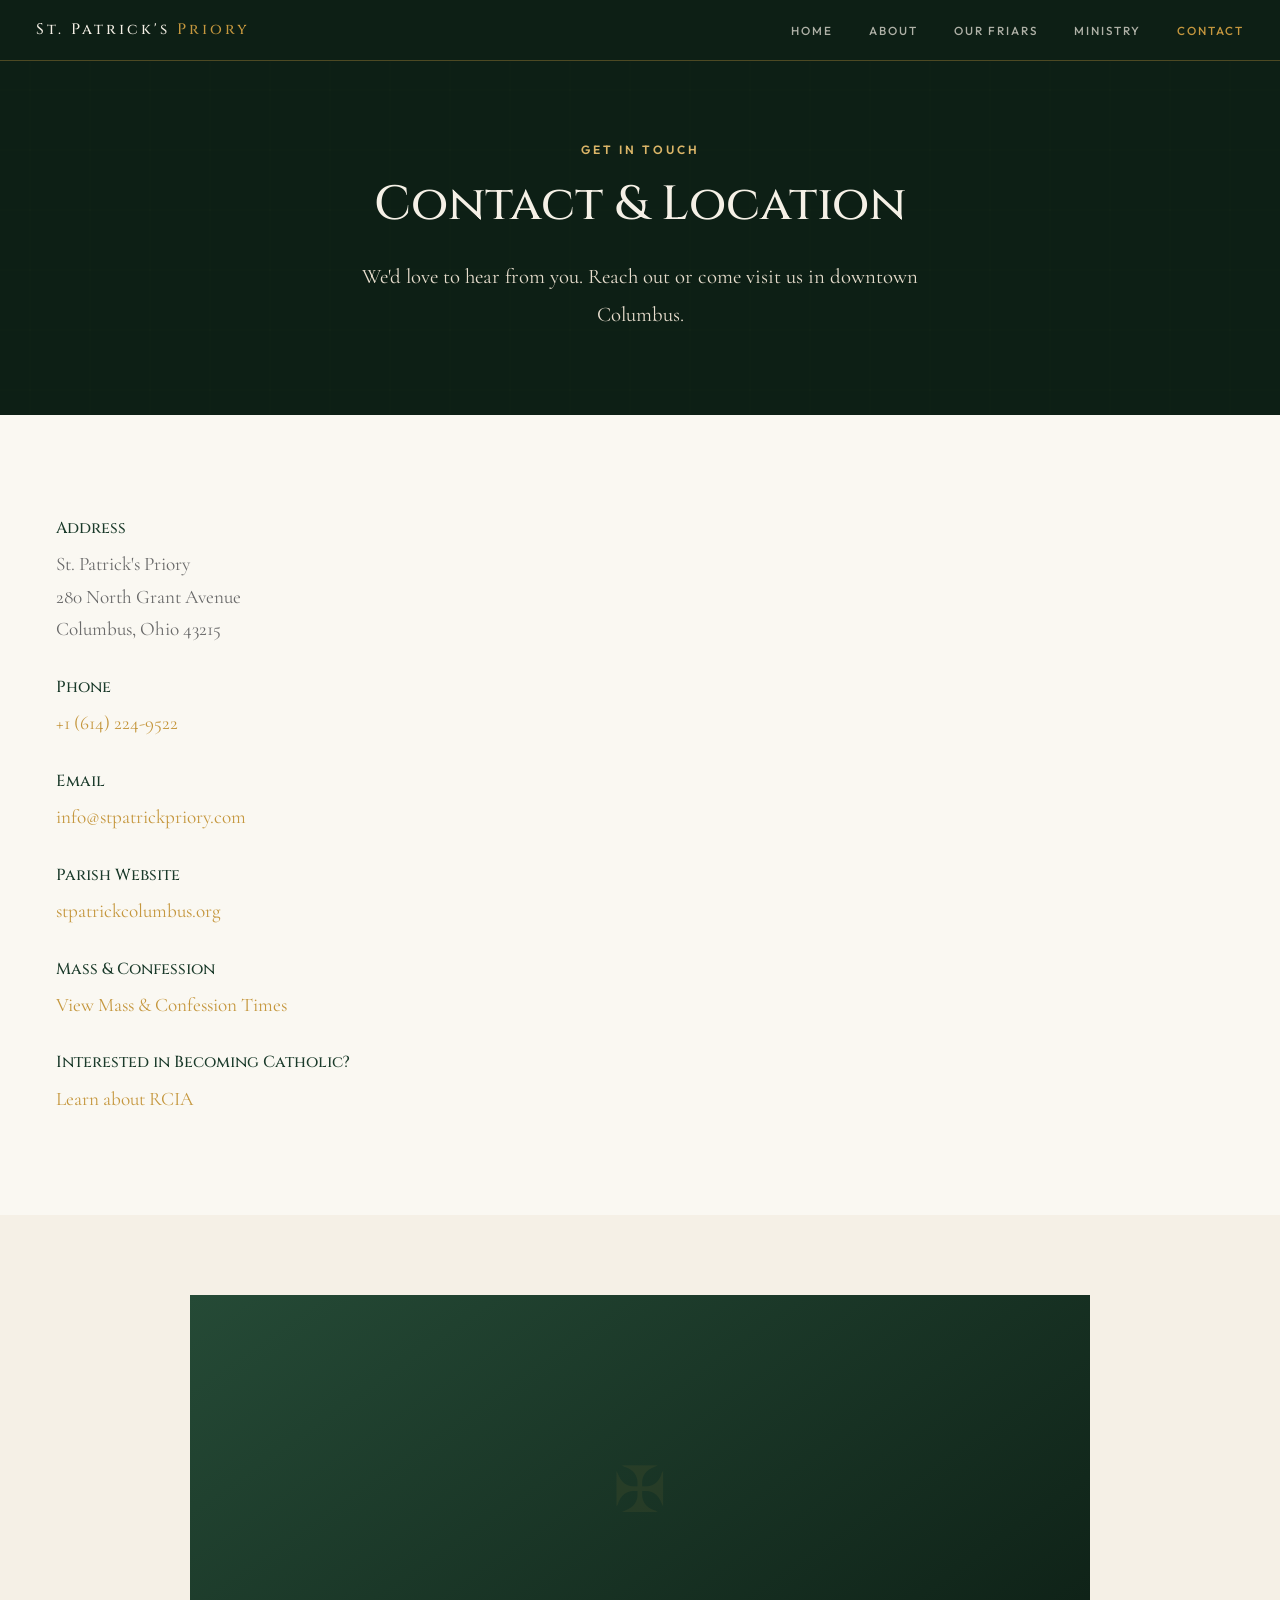
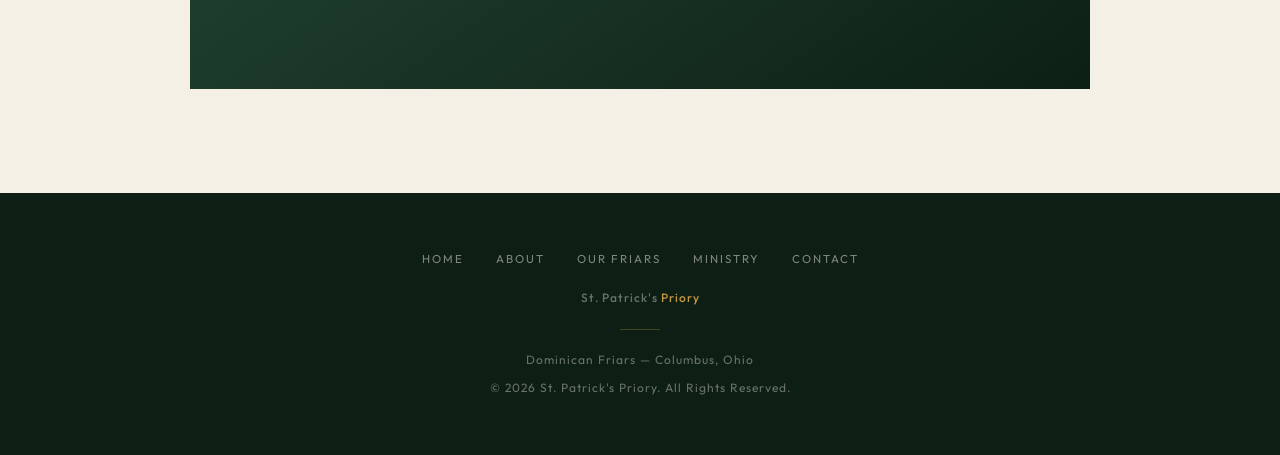
<file: contact.html>
<!DOCTYPE html>
<html lang="en">
<head>
  <meta charset="UTF-8"><link rel="icon" href="data:image/svg+xml,%3Csvg xmlns='http://www.w3.org/2000/svg' viewBox='0 0 100 100'%3E%3Ctext y='0.9em' font-size='80'%3E✠%3C/text%3E%3C/svg%3E">
  <meta name="viewport" content="width=device-width, initial-scale=1.0">
  <title>Contact — St. Patrick's Priory</title>
  <meta name="description" content="Contact the Dominican Friars at St. Patrick's Priory, Columbus, Ohio.">
  <link rel="preconnect" href="https://fonts.googleapis.com">
  <link rel="preconnect" href="https://fonts.gstatic.com" crossorigin>
  <link href="https://fonts.googleapis.com/css2?family=Cinzel:wght@400;500;600;700&family=Cormorant+Garamond:ital,wght@0,400;0,500;0,600;1,400;1,500&family=Outfit:wght@300;400;500;600&display=swap" rel="stylesheet">
  <link rel="stylesheet" href="css/style.css">
</head>
<body>
  <nav class="nav scrolled" id="nav"><div class="nav-inner">
    <a href="index.html" class="nav-logo">St. Patrick's <em>Priory</em></a>
    <ul class="nav-links" id="navLinks">
      <li><a href="index.html">Home</a></li>
        <li><a href="about.html">About</a></li>
      <li><a href="friars.html">Our Friars</a></li>
      <li><a href="ministry.html">Ministry</a></li>
      <li><a href="contact.html" class="active">Contact</a></li>
    </ul>
    <button class="nav-hamburger" id="hamburger" aria-label="Menu"><span></span><span></span><span></span></button>
  </div></nav>

  <header class="page-header">
    <p class="section-label">Get in Touch</p>
    <h1 class="section-title">Contact &amp; Location</h1>
    <p class="section-body">We'd love to hear from you. Reach out or come visit us in downtown Columbus.</p>
  </header>

  <section class="content-section" style="padding:100px 0;">
    <div class="container">
      <div class="contact-grid">
        <div class="contact-info reveal-left">
          <h3>Address</h3>
          <p>St. Patrick's Priory<br>280 North Grant Avenue<br>Columbus, Ohio 43215</p>

          <h3>Phone</h3>
          <p><a href="tel:+16142249522">+1 (614) 224-9522</a></p>

          <h3>Email</h3>
          <p><a href="mailto:info@stpatrickpriory.com">info@stpatrickpriory.com</a></p>

          <h3>Parish Website</h3>
          <p><a href="https://www.stpatrickcolumbus.org" target="_blank" rel="noopener">stpatrickcolumbus.org</a></p>

          <h3>Mass &amp; Confession</h3>
          <p><a href="https://www.stpatrickcolumbus.org/mass-times" target="_blank" rel="noopener">View Mass & Confession Times</a></p>

          <h3>Interested in Becoming Catholic?</h3>
          <p><a href="https://www.stpatrickcolumbus.org/becoming-catholic" target="_blank" rel="noopener">Learn about RCIA</a></p>
        </div>
        <div class="contact-map reveal-right">
          <iframe src="https://www.google.com/maps/embed?pb=!1m18!1m12!1m3!1d3056.5!2d-82.9966!3d39.9700!2m3!1f0!2f0!3f0!3m2!1i1024!2i768!4f13.1!3m3!1m2!1s0x88388F3B3B3B3B3B%3A0x0!2s280+N+Grant+Ave%2C+Columbus%2C+OH+43215!5e0!3m2!1sen!2sus!4v1700000000000" allowfullscreen loading="lazy" title="St. Patrick's Priory location"></iframe>
        </div>
      </div>
    </div>
  </section>

  <!-- Priory photo placeholder -->
  <section class="content-section" style="padding:80px 0;background:var(--cream);text-align:center;">
    <div class="container reveal">
      <div class="img-placeholder" style="width:100%;max-width:900px;aspect-ratio:16/7;margin:0 auto 24px;font-size:1rem;">
        Wide photo placeholder<br><small>Recommended: Panoramic photo of St. Patrick Church or downtown Columbus skyline</small>
      </div>
    </div>
  </section>

  <footer class="footer"><div class="container">
    <div class="footer-links">
      <a href="index.html">Home</a>
        <a href="about.html">About</a><a href="friars.html">Our Friars</a><a href="ministry.html">Ministry</a><a href="contact.html">Contact</a>
    </div>
    <p class="footer-logo">St. Patrick's <em>Priory</em></p>
    <div class="footer-divider"></div>
    <p>Dominican Friars — Columbus, Ohio</p>
    <p style="margin-top:8px;">&copy; 2026 St. Patrick's Priory. All Rights Reserved.</p>
  </div></footer>
  <script src="js/main.js"></script>
</body>
</html>
</file>
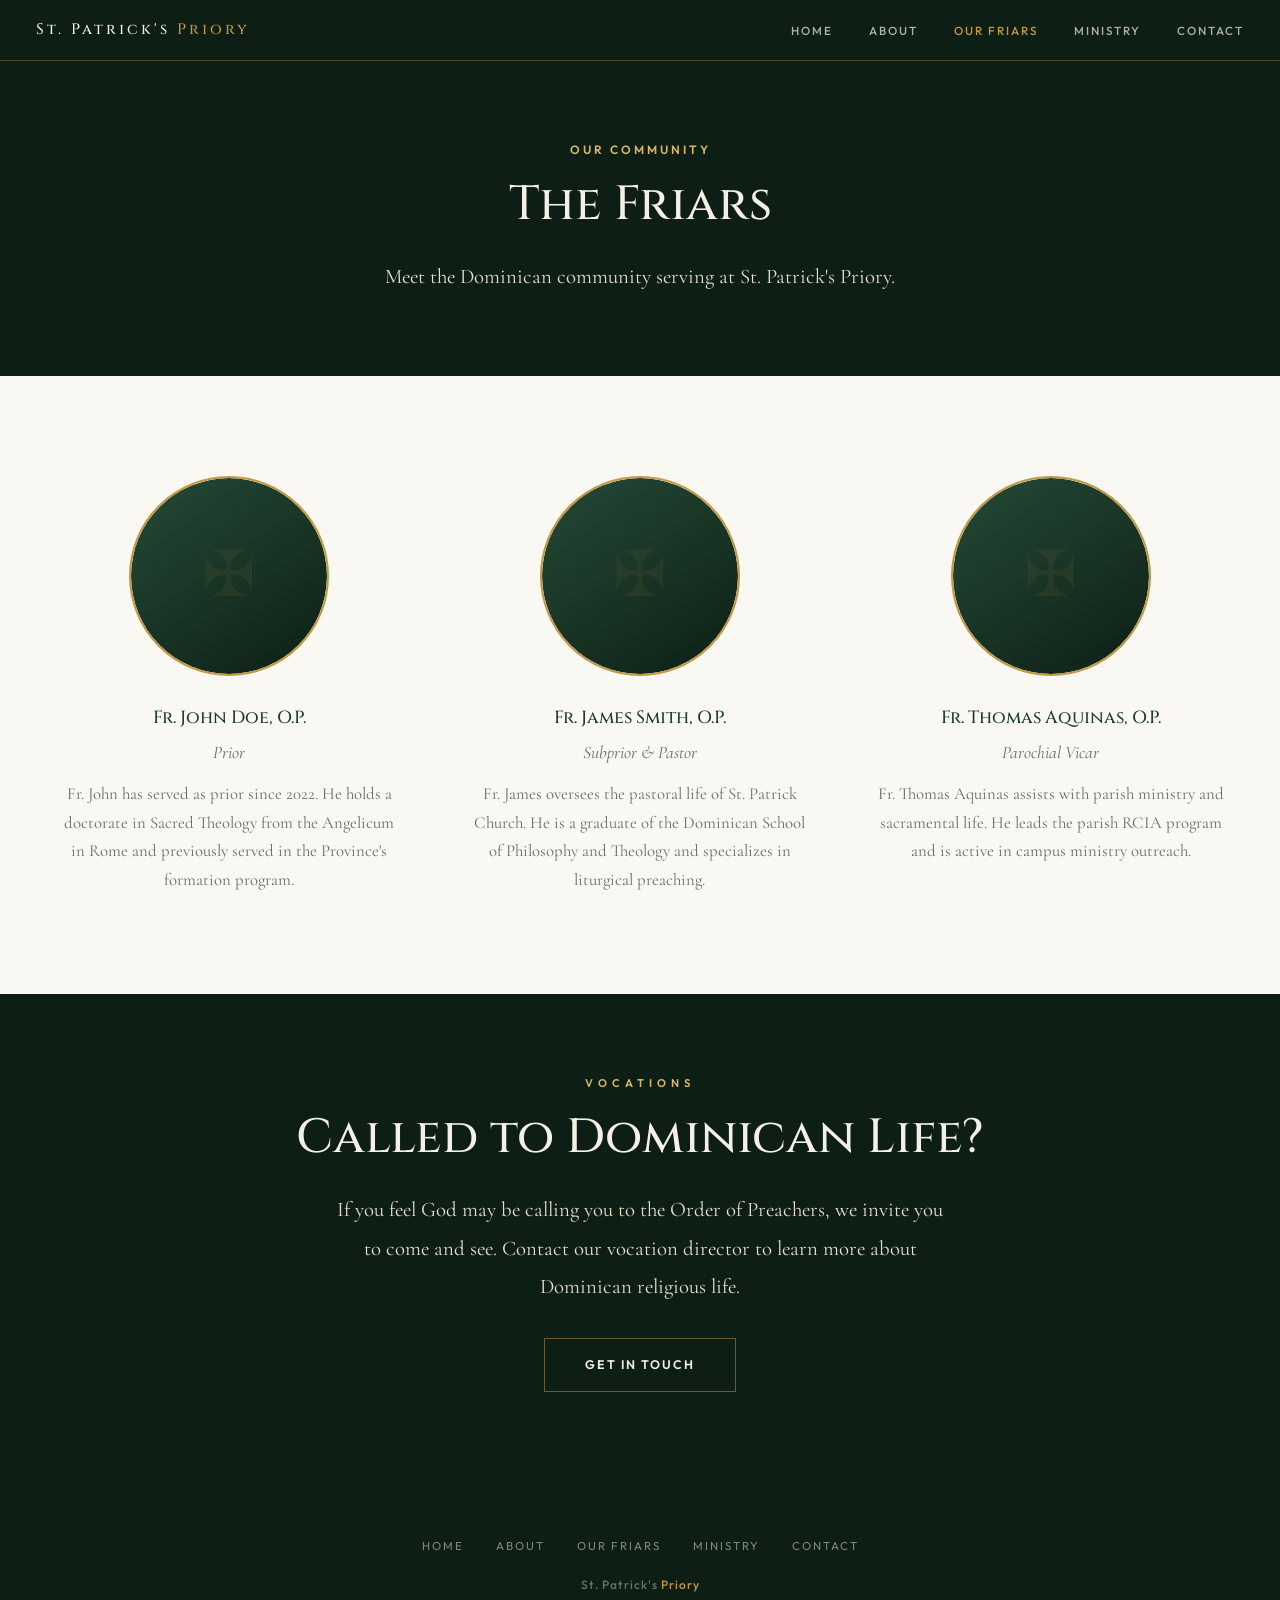
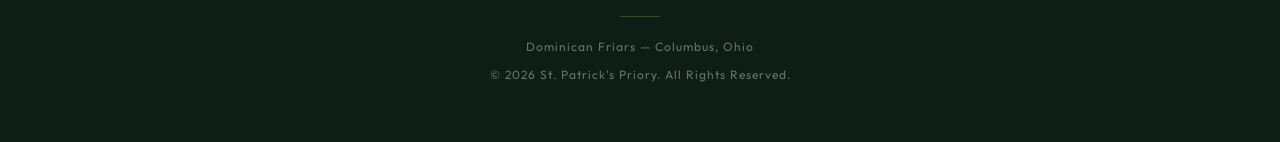
<file: friars.html>
<!DOCTYPE html>
<html lang="en">
<head>
  <meta charset="UTF-8"><link rel="icon" href="data:image/svg+xml,%3Csvg xmlns='http://www.w3.org/2000/svg' viewBox='0 0 100 100'%3E%3Ctext y='0.9em' font-size='80'%3E✠%3C/text%3E%3C/svg%3E">
  <meta name="viewport" content="width=device-width, initial-scale=1.0">
  <title>Our Friars — St. Patrick's Priory</title>
  <meta name="description" content="Meet the Dominican Friars serving at St. Patrick's Priory in Columbus, Ohio.">
  <link rel="preconnect" href="https://fonts.googleapis.com">
  <link rel="preconnect" href="https://fonts.gstatic.com" crossorigin>
  <link href="https://fonts.googleapis.com/css2?family=Cinzel:wght@400;500;600;700&family=Cormorant+Garamond:ital,wght@0,400;0,500;0,600;1,400;1,500&family=Outfit:wght@300;400;500;600&display=swap" rel="stylesheet">
  <link rel="stylesheet" href="css/style.css">
</head>
<body>
  <nav class="nav scrolled" id="nav"><div class="nav-inner">
    <a href="index.html" class="nav-logo">St. Patrick's <em>Priory</em></a>
    <ul class="nav-links" id="navLinks">
      <li><a href="index.html">Home</a></li>
        <li><a href="about.html">About</a></li>
      <li><a href="friars.html" class="active">Our Friars</a></li>
      <li><a href="ministry.html">Ministry</a></li>
      <li><a href="contact.html">Contact</a></li>
    </ul>
    <button class="nav-hamburger" id="hamburger" aria-label="Menu"><span></span><span></span><span></span></button>
  </div></nav>

  <header class="page-header">
    <p class="section-label">Our Community</p>
    <h1 class="section-title">The Friars</h1>
    <p class="section-body">Meet the Dominican community serving at St. Patrick's Priory.</p>
  </header>

  <section class="content-section" style="padding:100px 0;">
    <div class="container">
      <div class="friar-grid stagger" style="gap:64px;">
        <div class="friar-card reveal">
          <div class="avatar-wrap"><div class="img-placeholder" style="border-radius:50%;">Photo</div></div>
          <h3>Fr. John Doe, O.P.</h3>
          <p class="role">Prior</p>
          <p style="font-family:var(--font-serif);color:var(--text-muted);margin-top:12px;font-size:1.05rem;line-height:1.7;">
            Fr. John has served as prior since 2022. He holds a doctorate in Sacred Theology from the Angelicum in Rome and previously served in the Province's formation program.
          </p>
        </div>
        <div class="friar-card reveal">
          <div class="avatar-wrap"><div class="img-placeholder" style="border-radius:50%;">Photo</div></div>
          <h3>Fr. James Smith, O.P.</h3>
          <p class="role">Subprior & Pastor</p>
          <p style="font-family:var(--font-serif);color:var(--text-muted);margin-top:12px;font-size:1.05rem;line-height:1.7;">
            Fr. James oversees the pastoral life of St. Patrick Church. He is a graduate of the Dominican School of Philosophy and Theology and specializes in liturgical preaching.
          </p>
        </div>
        <div class="friar-card reveal">
          <div class="avatar-wrap"><div class="img-placeholder" style="border-radius:50%;">Photo</div></div>
          <h3>Fr. Thomas Aquinas, O.P.</h3>
          <p class="role">Parochial Vicar</p>
          <p style="font-family:var(--font-serif);color:var(--text-muted);margin-top:12px;font-size:1.05rem;line-height:1.7;">
            Fr. Thomas Aquinas assists with parish ministry and sacramental life. He leads the parish RCIA program and is active in campus ministry outreach.
          </p>
        </div>
      </div>
    </div>
  </section>

  <!-- Vocations CTA -->
  <section class="content-section" style="padding:80px 0;background:var(--forest-deep);text-align:center;">
    <div class="container reveal">
      <p class="section-label" style="color:var(--gold-light);">Vocations</p>
      <h2 class="section-title" style="color:var(--cream);">Called to Dominican Life?</h2>
      <p class="section-body" style="margin:0 auto 32px;color:var(--cream-dark);">
        If you feel God may be calling you to the Order of Preachers, we invite you to come and see. Contact our vocation director to learn more about Dominican religious life.
      </p>
      <a href="contact.html" class="btn" style="border-color:rgba(197,151,62,0.5);color:var(--cream);"><span>Get in Touch</span></a>
    </div>
  </section>

  <footer class="footer"><div class="container">
    <div class="footer-links">
      <a href="index.html">Home</a>
        <a href="about.html">About</a><a href="friars.html">Our Friars</a><a href="ministry.html">Ministry</a><a href="contact.html">Contact</a>
    </div>
    <p class="footer-logo">St. Patrick's <em>Priory</em></p>
    <div class="footer-divider"></div>
    <p>Dominican Friars — Columbus, Ohio</p>
    <p style="margin-top:8px;">&copy; 2026 St. Patrick's Priory. All Rights Reserved.</p>
  </div></footer>
  <script src="js/main.js"></script>
</body>
</html>
</file>
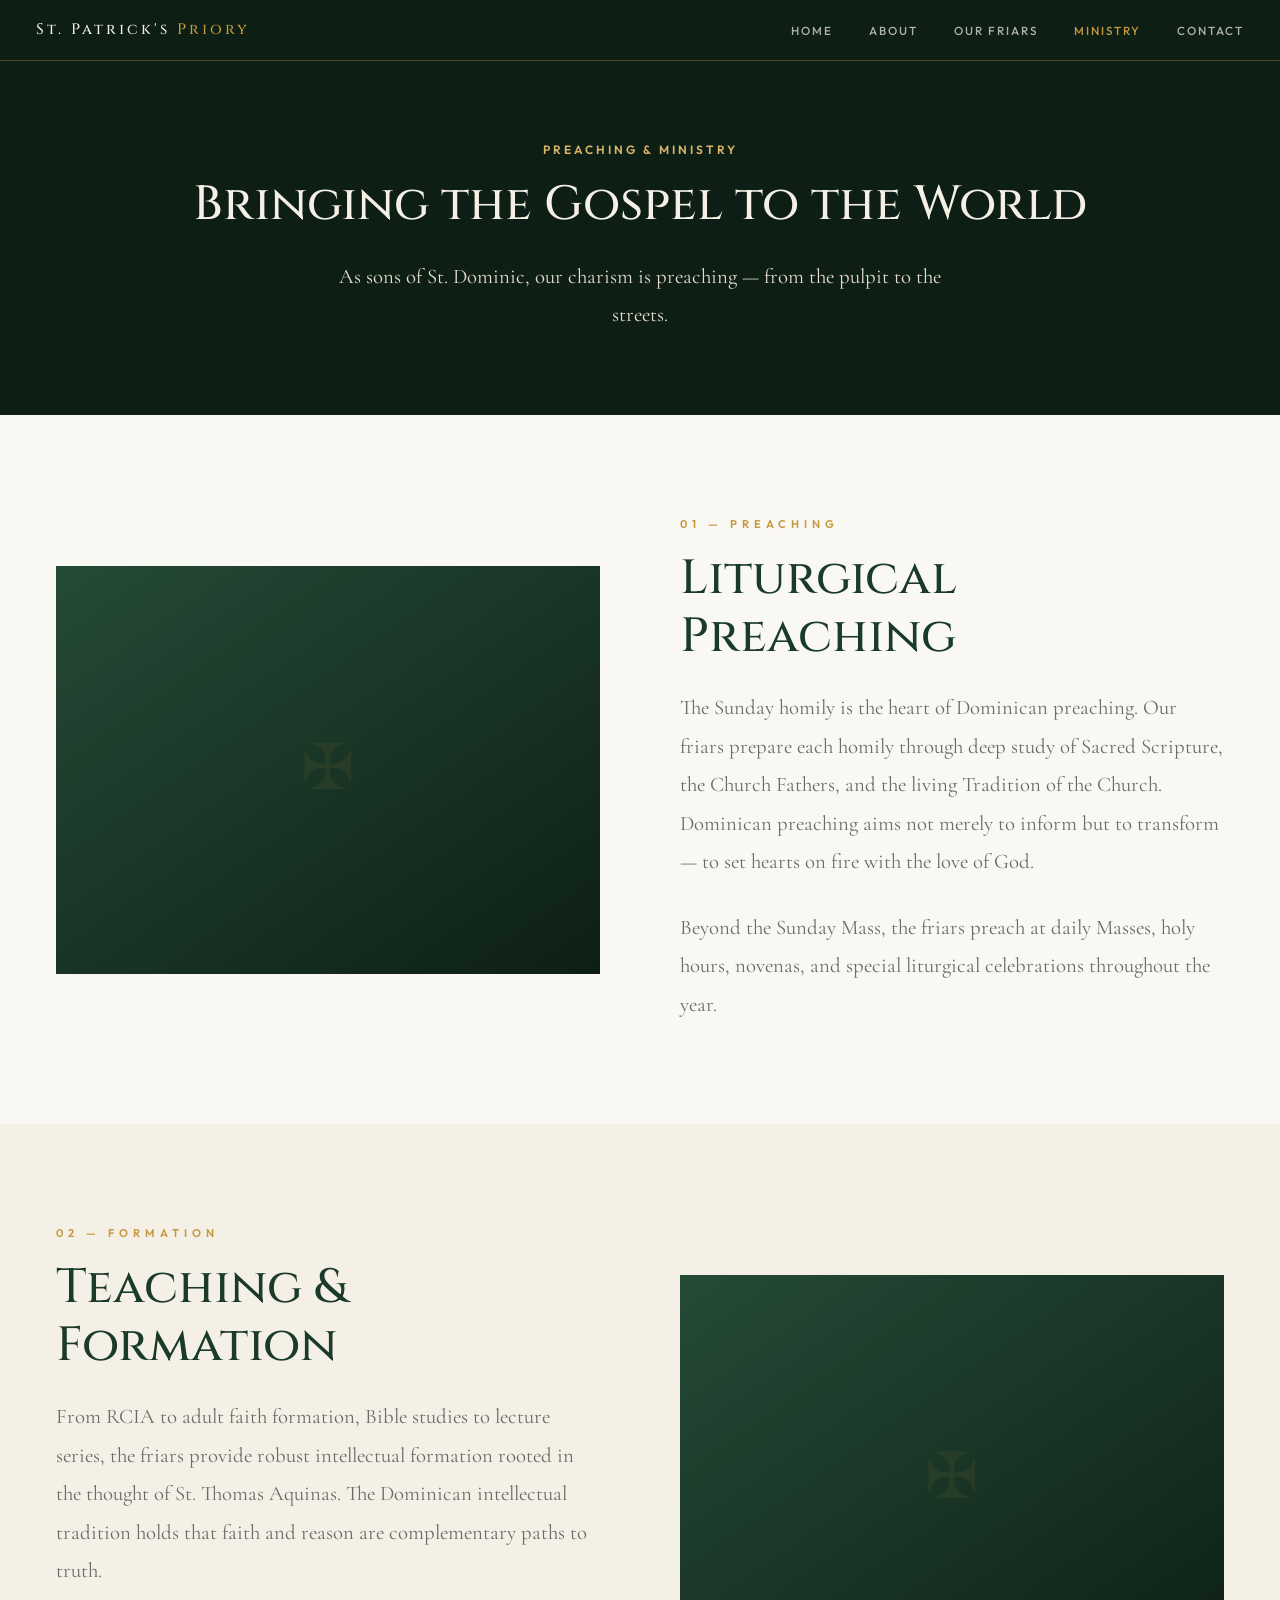
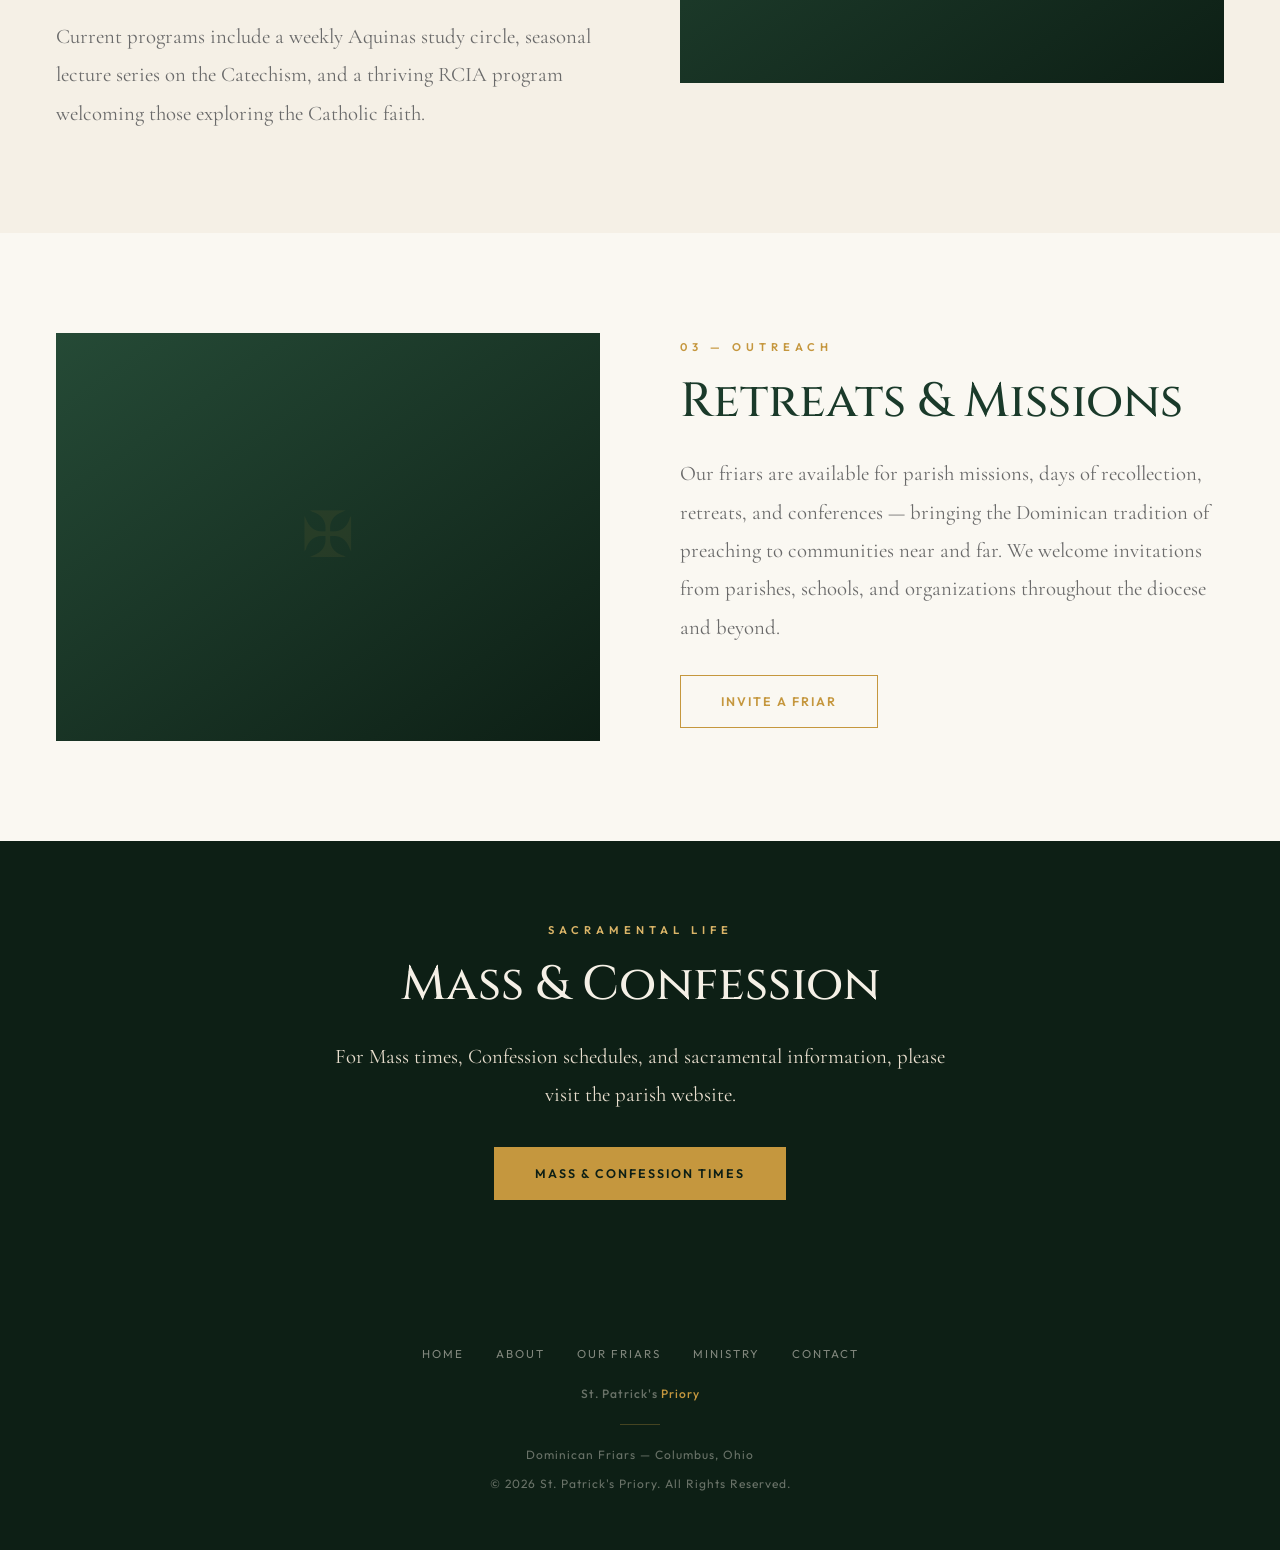
<file: ministry.html>
<!DOCTYPE html>
<html lang="en">
<head>
  <meta charset="UTF-8"><link rel="icon" href="data:image/svg+xml,%3Csvg xmlns='http://www.w3.org/2000/svg' viewBox='0 0 100 100'%3E%3Ctext y='0.9em' font-size='80'%3E✠%3C/text%3E%3C/svg%3E">
  <meta name="viewport" content="width=device-width, initial-scale=1.0">
  <title>Preaching &amp; Ministry — St. Patrick's Priory</title>
  <meta name="description" content="Explore the preaching and ministry of the Dominican Friars at St. Patrick's Priory.">
  <link rel="preconnect" href="https://fonts.googleapis.com">
  <link rel="preconnect" href="https://fonts.gstatic.com" crossorigin>
  <link href="https://fonts.googleapis.com/css2?family=Cinzel:wght@400;500;600;700&family=Cormorant+Garamond:ital,wght@0,400;0,500;0,600;1,400;1,500&family=Outfit:wght@300;400;500;600&display=swap" rel="stylesheet">
  <link rel="stylesheet" href="css/style.css">
</head>
<body>
  <nav class="nav scrolled" id="nav"><div class="nav-inner">
    <a href="index.html" class="nav-logo">St. Patrick's <em>Priory</em></a>
    <ul class="nav-links" id="navLinks">
      <li><a href="index.html">Home</a></li>
        <li><a href="about.html">About</a></li>
      <li><a href="friars.html">Our Friars</a></li>
      <li><a href="ministry.html" class="active">Ministry</a></li>
      <li><a href="contact.html">Contact</a></li>
    </ul>
    <button class="nav-hamburger" id="hamburger" aria-label="Menu"><span></span><span></span><span></span></button>
  </div></nav>

  <header class="page-header">
    <p class="section-label">Preaching &amp; Ministry</p>
    <h1 class="section-title">Bringing the Gospel to the World</h1>
    <p class="section-body">As sons of St. Dominic, our charism is preaching — from the pulpit to the streets.</p>
  </header>

  <!-- Liturgical Preaching -->
  <section class="content-section" style="padding:100px 0;">
    <div class="container">
      <div class="content-grid">
        <div class="reveal-left">
          <div class="img-placeholder" style="width:100%;aspect-ratio:4/3;">
            Image placeholder<br><small>Recommended: Photo of friar preaching at the ambo</small>
          </div>
        </div>
        <div class="reveal-right">
          <p class="section-label">01 — Preaching</p>
          <h2 class="section-title">Liturgical Preaching</h2>
          <p class="section-body">
            The Sunday homily is the heart of Dominican preaching. Our friars prepare each homily through deep study of Sacred Scripture, the Church Fathers, and the living Tradition of the Church. Dominican preaching aims not merely to inform but to transform — to set hearts on fire with the love of God.
          </p>
          <br>
          <p class="section-body">
            Beyond the Sunday Mass, the friars preach at daily Masses, holy hours, novenas, and special liturgical celebrations throughout the year.
          </p>
        </div>
      </div>
    </div>
  </section>

  <!-- Teaching -->
  <section class="content-section" style="padding:100px 0;background:var(--cream);">
    <div class="container">
      <div class="content-grid" style="direction:rtl;">
        <div style="direction:ltr;" class="reveal-right">
          <div class="img-placeholder" style="width:100%;aspect-ratio:4/3;">
            Image placeholder<br><small>Recommended: Photo of a lecture or study group</small>
          </div>
        </div>
        <div style="direction:ltr;" class="reveal-left">
          <p class="section-label">02 — Formation</p>
          <h2 class="section-title">Teaching &amp; Formation</h2>
          <p class="section-body">
            From RCIA to adult faith formation, Bible studies to lecture series, the friars provide robust intellectual formation rooted in the thought of St. Thomas Aquinas. The Dominican intellectual tradition holds that faith and reason are complementary paths to truth.
          </p>
          <br>
          <p class="section-body">
            Current programs include a weekly Aquinas study circle, seasonal lecture series on the Catechism, and a thriving RCIA program welcoming those exploring the Catholic faith.
          </p>
        </div>
      </div>
    </div>
  </section>

  <!-- Retreats -->
  <section class="content-section" style="padding:100px 0;">
    <div class="container">
      <div class="content-grid">
        <div class="reveal-left">
          <div class="img-placeholder" style="width:100%;aspect-ratio:4/3;">
            Image placeholder<br><small>Recommended: Photo of retreat setting or chapel</small>
          </div>
        </div>
        <div class="reveal-right">
          <p class="section-label">03 — Outreach</p>
          <h2 class="section-title">Retreats &amp; Missions</h2>
          <p class="section-body">
            Our friars are available for parish missions, days of recollection, retreats, and conferences — bringing the Dominican tradition of preaching to communities near and far. We welcome invitations from parishes, schools, and organizations throughout the diocese and beyond.
          </p>
          <br>
          <a href="contact.html" class="btn"><span>Invite a Friar</span></a>
        </div>
      </div>
    </div>
  </section>

  <!-- Sacraments -->
  <section class="content-section" style="padding:80px 0;background:var(--forest-deep);text-align:center;">
    <div class="container reveal">
      <p class="section-label" style="color:var(--gold-light);">Sacramental Life</p>
      <h2 class="section-title" style="color:var(--cream);">Mass &amp; Confession</h2>
      <p class="section-body" style="margin:0 auto 32px;color:var(--cream-dark);">
        For Mass times, Confession schedules, and sacramental information, please visit the parish website.
      </p>
      <a href="https://www.stpatrickcolumbus.org/mass-times" target="_blank" class="btn btn-solid"><span>Mass &amp; Confession Times</span></a>
    </div>
  </section>

  <footer class="footer"><div class="container">
    <div class="footer-links">
      <a href="index.html">Home</a>
        <a href="about.html">About</a><a href="friars.html">Our Friars</a><a href="ministry.html">Ministry</a><a href="contact.html">Contact</a>
    </div>
    <p class="footer-logo">St. Patrick's <em>Priory</em></p>
    <div class="footer-divider"></div>
    <p>Dominican Friars — Columbus, Ohio</p>
    <p style="margin-top:8px;">&copy; 2026 St. Patrick's Priory. All Rights Reserved.</p>
  </div></footer>
  <script src="js/main.js"></script>
</body>
</html>
</file>
<file: css/style.css>
/* ===== ST. PATRICK'S PRIORY — SHARED STYLES ===== */
:root {
  --forest: #1a3a2a; --forest-deep: #0d1f15; --forest-mid: #254a36;
  --gold: #c5973e; --gold-light: #dbb568; --gold-pale: #f0ddb0;
  --cream: #f5f0e6; --cream-dark: #e8dece; --ivory: #faf8f2;
  --text: #2c2c2c; --text-muted: #6a6a6a; --white: #fff;
  --font-display: 'Cinzel', serif;
  --font-serif: 'Cormorant Garamond', serif;
  --font-sans: 'Outfit', sans-serif;
  --max-w: 1240px;
  --ease: cubic-bezier(0.16, 1, 0.3, 1);
}
*, *::before, *::after { box-sizing: border-box; margin: 0; padding: 0; }
html { scroll-behavior: smooth; }
body { font-family: var(--font-sans); color: var(--text); background: var(--ivory); line-height: 1.7; font-weight: 400; -webkit-font-smoothing: antialiased; overflow-x: hidden; animation: pageIn 0.5s ease both; }
img { max-width: 100%; display: block; }
a { text-decoration: none; color: inherit; }
.container { max-width: var(--max-w); margin: 0 auto; padding: 0 36px; }

/* Labels & Titles */
.section-label { font-family: var(--font-sans); text-transform: uppercase; letter-spacing: 5px; font-size: 0.7rem; font-weight: 600; color: var(--gold); margin-bottom: 16px; }
.section-title { font-family: var(--font-display); font-size: clamp(1.8rem, 4vw, 3rem); font-weight: 500; line-height: 1.2; color: var(--forest); margin-bottom: 24px; }
.section-body { font-family: var(--font-serif); font-size: 1.3rem; line-height: 1.85; color: var(--text-muted); max-width: 620px; }

/* Buttons */
.btn { display: inline-block; font-family: var(--font-sans); font-weight: 600; font-size: 0.78rem; letter-spacing: 2px; text-transform: uppercase; padding: 15px 40px; border: 1.5px solid var(--gold); color: var(--gold); background: transparent; cursor: pointer; transition: all 0.4s var(--ease); position: relative; overflow: hidden; }
.btn::before { content: ''; position: absolute; inset: 0; background: var(--gold); transform: translateY(101%); transition: transform 0.4s var(--ease); z-index: 0; }
.btn:hover::before { transform: translateY(0); }
.btn:hover { color: var(--forest-deep); }
.btn span { position: relative; z-index: 1; }
.btn-solid { background: var(--gold); color: var(--forest-deep); border-color: var(--gold); }
.btn-solid::before { background: var(--gold-light); }

/* Placeholder images — FIX: hide recommendation text */
.img-placeholder { background: linear-gradient(145deg, var(--forest-mid), var(--forest-deep)); display: flex; align-items: center; justify-content: center; color: transparent; font-size: 0; font-family: var(--font-serif); text-align: center; padding: 20px; position: relative; overflow: hidden; }
.img-placeholder::before { content: '✠'; position: absolute; font-size: 4rem; opacity: 0.08; color: var(--gold); }
.img-placeholder small, .img-placeholder br { display: none; }

/* Pillar icons (replace emoji) */
.pillar-icon { width: 56px; height: 56px; border-radius: 50%; border: 1.5px solid var(--gold); display: flex; align-items: center; justify-content: center; margin: 0 auto 16px; font-family: var(--font-display); font-size: 1.4rem; color: var(--gold); }

/* Nav */
.nav { position: fixed; top: 0; left: 0; right: 0; z-index: 100; padding: 0 36px; background: var(--forest-deep); border-bottom: 1px solid rgba(197,151,62,0.35); transition: all 0.5s var(--ease); }
.nav.scrolled { background: var(--forest-deep); backdrop-filter: none; border-bottom: 1px solid rgba(197,151,62,0.35); }
.nav-inner { max-width: var(--max-w); margin: 0 auto; display: flex; align-items: center; justify-content: space-between; height: 60px; transition: height 0.5s var(--ease); }
.nav.scrolled .nav-inner { height: 60px; }
.nav-logo { font-family: var(--font-display); font-size: 0.95rem; color: var(--cream); letter-spacing: 3px; font-weight: 500; }
.nav-logo em { font-style: normal; color: var(--gold); }
.nav-links { display: flex; gap: 36px; list-style: none; }
.nav-links a { font-family: var(--font-sans); font-size: 0.73rem; font-weight: 500; letter-spacing: 2px; text-transform: uppercase; color: rgba(245,240,230,0.7); transition: color 0.3s; }
.nav-links a:hover, .nav-links a.active { color: var(--gold); }
.nav-hamburger { display: none; flex-direction: column; gap: 6px; cursor: pointer; padding: 8px; background: none; border: none; }
.nav-hamburger span { display: block; width: 24px; height: 1.5px; background: var(--cream); transition: all 0.3s; }

/* Page Header (subpages) */
.page-header { padding: 140px 0 80px; background: var(--forest-deep); text-align: center; position: relative; overflow: hidden; }
.page-header::before { content: ''; position: absolute; inset: 0; background: url("data:image/svg+xml,%3Csvg width='60' height='60' xmlns='http://www.w3.org/2000/svg'%3E%3Cpath d='M30 0v60M0 30h60' stroke='rgba(197,151,62,0.04)' stroke-width='0.5'/%3E%3C/svg%3E"); }
.page-header .section-label { color: var(--gold-light); letter-spacing: 3px; font-size: 0.75rem; }
.page-header .section-title { color: var(--cream); position: relative; }
.page-header .section-body { color: var(--cream-dark); margin: 0 auto; position: relative; }

/* Footer */
.footer { background: var(--forest-deep); padding: 56px 0; text-align: center; }
.footer-logo { font-family: var(--font-display); font-size: 0.9rem; letter-spacing: 3px; color: var(--cream); margin-bottom: 16px; font-weight: 500; }
.footer-logo em { font-style: normal; color: var(--gold); }
.footer p { font-family: var(--font-sans); font-size: 0.75rem; color: rgba(245,240,230,0.4); letter-spacing: 1px; }
.footer-divider { width: 40px; height: 1px; background: var(--gold); margin: 20px auto; opacity: 0.3; }
.footer-links { display: flex; gap: 32px; justify-content: center; margin-bottom: 20px; flex-wrap: wrap; }
.footer-links a { font-family: var(--font-sans); font-size: 0.72rem; letter-spacing: 2px; text-transform: uppercase; color: rgba(245,240,230,0.5); transition: color 0.3s; }
.footer-links a:hover { color: var(--gold); }

/* Hero (homepage) */
.hero { position: relative; min-height: 100vh; display: flex; align-items: center; justify-content: center; text-align: center; overflow: hidden; background: var(--forest-deep); }
.hero-bg { position: absolute; inset: 0; z-index: 0; }
.hero-bg .img-placeholder { width: 100%; height: 100%; }
.hero-bg::after { content: ''; position: absolute; inset: 0; background: linear-gradient(180deg, rgba(13,31,21,0.5) 0%, rgba(13,31,21,0.3) 40%, rgba(13,31,21,0.8) 100%); z-index: 1; }
.hero-content { position: relative; z-index: 2; padding: 0 32px; max-width: 860px; }
.hero-shield { width: 72px; height: 72px; margin: 0 auto 28px; border: 1.5px solid rgba(197,151,62,0.5); border-radius: 50%; display: flex; align-items: center; justify-content: center; font-size: 1.6rem; color: var(--gold); opacity: 0; animation: fadeUp 1s var(--ease) 0.3s forwards; }
.hero-overtitle { font-family: var(--font-sans); text-transform: uppercase; letter-spacing: 8px; font-size: 0.68rem; font-weight: 400; color: var(--gold-light); margin-bottom: 20px; opacity: 0; animation: fadeUp 1s var(--ease) 0.5s forwards; }
.hero h1 { font-family: var(--font-display); font-size: clamp(2.6rem, 7vw, 4.5rem); font-weight: 500; color: var(--cream); line-height: 1.1; margin-bottom: 16px; opacity: 0; animation: fadeUp 1s var(--ease) 0.7s forwards; }
.hero-subtitle { font-family: var(--font-serif); font-size: clamp(1.15rem, 2.5vw, 1.55rem); font-style: italic; color: var(--gold-pale); margin-bottom: 44px; font-weight: 400; opacity: 0; animation: fadeUp 1s var(--ease) 0.9s forwards; }
.hero-ctas { display: flex; gap: 16px; justify-content: center; flex-wrap: wrap; opacity: 0; animation: fadeUp 1s var(--ease) 1.1s forwards; }
.hero .btn { border-color: rgba(197,151,62,0.5); color: var(--cream); }
.hero .btn::before { background: var(--gold); }
.hero .btn:hover { color: var(--forest-deep); }
.hero .btn-solid { background: var(--gold); color: var(--forest-deep); }
.hero-scroll { position: absolute; bottom: 40px; left: 50%; transform: translateX(-50%); z-index: 2; opacity: 0; animation: fadeUp 1s var(--ease) 1.5s forwards; }
.hero-scroll-line { width: 1px; height: 60px; background: linear-gradient(to bottom, var(--gold), transparent); margin: 0 auto; animation: scrollPulse 2s ease infinite; }


/* Hero video background */
.hero-bg video { position: absolute; top: 0; left: 0; width: 100%; height: 100%; object-fit: cover; z-index: 0; }
/* Motto */
.motto { background: var(--forest); padding: 56px 32px; text-align: center; position: relative; overflow: hidden; }
.motto::before { content: ''; position: absolute; inset: 0; background: repeating-linear-gradient(90deg, transparent, transparent 80px, rgba(197,151,62,0.03) 80px, rgba(197,151,62,0.03) 81px); }
.motto blockquote { font-family: var(--font-serif); font-size: clamp(1.3rem, 3vw, 2rem); font-style: italic; color: var(--cream); max-width: 700px; margin: 0 auto; line-height: 1.6; position: relative; }
.motto cite { display: block; margin-top: 16px; font-style: normal; font-family: var(--font-sans); font-size: 0.72rem; letter-spacing: 4px; text-transform: uppercase; color: var(--gold); }

/* Parallax Break — FIX: stronger overlay so placeholder text hidden */
.parallax-break { position: relative; height: 50vh; min-height: 360px; overflow: hidden; }
.parallax-break .img-placeholder { width: 100%; height: 100%; position: absolute; inset: 0; }
.parallax-break .overlay { position: absolute; inset: 0; background: rgba(13,31,21,0.7); display: flex; align-items: center; justify-content: center; z-index: 1; }
.parallax-break .overlay-text { font-family: var(--font-display); font-size: clamp(1.4rem, 3.5vw, 2.4rem); color: var(--cream); text-align: center; font-weight: 400; letter-spacing: 2px; max-width: 600px; padding: 0 24px; }

/* Content sections */
.content-section { padding: 100px 0; }
.content-section:nth-child(even) { background: var(--cream); }
.content-grid { display: grid; grid-template-columns: 1fr 1fr; gap: 80px; align-items: center; }

/* Cards */
.card-grid { display: grid; grid-template-columns: repeat(3, 1fr); gap: 32px; }
.card { padding: 48px 36px; border: 1px solid rgba(197,151,62,0.2); background: rgba(26,58,42,0.3); backdrop-filter: blur(4px); transition: all 0.5s var(--ease); position: relative; overflow: hidden; }
.card::before { content: ''; position: absolute; top: 0; left: 0; width: 100%; height: 3px; background: linear-gradient(90deg, transparent, var(--gold), transparent); transform: scaleX(0); transition: transform 0.6s var(--ease); }
.card:hover::before { transform: scaleX(1); }
.card:hover { border-color: rgba(197,151,62,0.3); transform: translateY(-6px); }
.card .card-num { font-family: var(--font-display); font-size: 2.5rem; color: rgba(197,151,62,0.15); margin-bottom: 16px; line-height: 1; }
.card h3 { font-family: var(--font-display); font-size: 1.05rem; margin-bottom: 16px; color: var(--cream); font-weight: 500; }
.card p { font-family: var(--font-serif); font-size: 1.1rem; color: rgba(232,222,206,0.8); line-height: 1.75; }

/* Friar cards */
.friar-grid { display: grid; grid-template-columns: repeat(3, 1fr); gap: 48px; }
.friar-card { text-align: center; }
.friar-card .avatar-wrap { width: 200px; height: 200px; margin: 0 auto 28px; border-radius: 50%; overflow: hidden; border: 2px solid var(--gold); }
.friar-card .avatar-wrap .img-placeholder { width: 100%; height: 100%; border-radius: 50%; }
.friar-card h3 { font-family: var(--font-display); font-size: 1.1rem; color: var(--forest); margin-bottom: 4px; font-weight: 500; }
.friar-card .role { font-family: var(--font-serif); font-style: italic; color: var(--text-muted); font-size: 1.1rem; }

/* Contact */
.contact-grid { display: grid; grid-template-columns: 1fr 1fr; gap: 80px; align-items: start; }
.contact-info h3 { font-family: var(--font-display); font-size: 1rem; color: var(--forest); margin-bottom: 6px; margin-top: 28px; font-weight: 500; }
.contact-info h3:first-of-type { margin-top: 0; }
.contact-info p, .contact-info a { font-family: var(--font-serif); font-size: 1.2rem; color: var(--text-muted); line-height: 1.7; }
.contact-info a { color: var(--gold); transition: color 0.3s; }
.contact-info a:hover { color: var(--forest); }
.contact-map { width: 100%; aspect-ratio: 4/3; overflow: hidden; }
.contact-map iframe { width: 100%; height: 100%; border: 0; }

/* Wikimedia attribution */
.attribution { font-family: var(--font-sans); font-size: 0.65rem; color: var(--text-muted); margin-top: 8px; }
.attribution a { color: var(--gold); }

/* Back to top button */
.back-to-top { position: fixed; bottom: 32px; right: 32px; width: 44px; height: 44px; border-radius: 50%; border: 1.5px solid var(--gold); background: rgba(13,31,21,0.9); color: var(--gold); font-size: 1.1rem; display: flex; align-items: center; justify-content: center; cursor: pointer; z-index: 90; opacity: 0; pointer-events: none; transition: all 0.4s var(--ease); backdrop-filter: blur(8px); }
.back-to-top.visible { opacity: 1; pointer-events: auto; }
.back-to-top:hover { background: var(--gold); color: var(--forest-deep); transform: translateY(-3px); }

/* Animations */
@keyframes pageIn { from { opacity: 0; } to { opacity: 1; } }
@keyframes fadeUp { from { opacity: 0; transform: translateY(30px); } to { opacity: 1; transform: translateY(0); } }
@keyframes scrollPulse { 0%, 100% { opacity: 0.4; } 50% { opacity: 1; } }
.reveal { opacity: 0; transform: translateY(40px); transition: opacity 0.9s var(--ease), transform 0.9s var(--ease); }
.reveal.visible { opacity: 1; transform: translateY(0); }
.reveal-left { opacity: 0; transform: translateX(-50px); transition: opacity 0.9s var(--ease), transform 0.9s var(--ease); }
.reveal-left.visible { opacity: 1; transform: translateX(0); }
.reveal-right { opacity: 0; transform: translateX(50px); transition: opacity 0.9s var(--ease), transform 0.9s var(--ease); }
.reveal-right.visible { opacity: 1; transform: translateX(0); }
.stagger > *:nth-child(1) { transition-delay: 0s; }
.stagger > *:nth-child(2) { transition-delay: 0.1s; }
.stagger > *:nth-child(3) { transition-delay: 0.2s; }
.stagger > *:nth-child(4) { transition-delay: 0.25s; }

/* Responsive */
@media (max-width: 900px) {
  .content-grid, .contact-grid { grid-template-columns: 1fr; gap: 48px; }
  .friar-grid { grid-template-columns: 1fr 1fr; }
  .card-grid { grid-template-columns: 1fr 1fr; }
}
@media (max-width: 640px) {
  .nav-links { display: none; }
  .nav-hamburger { display: flex; }
  .nav-links.open { display: flex; flex-direction: column; position: absolute; top: 80px; left: 0; right: 0; background: rgba(13,31,21,0.97); padding: 32px; gap: 24px; border-bottom: 1px solid rgba(197,151,62,0.15); }
  .friar-grid { grid-template-columns: 1fr; }
  .hero-ctas { flex-direction: column; align-items: center; }
  .parallax-break { height: 35vh; }
  .card-grid { grid-template-columns: 1fr !important; }
}
</file>
